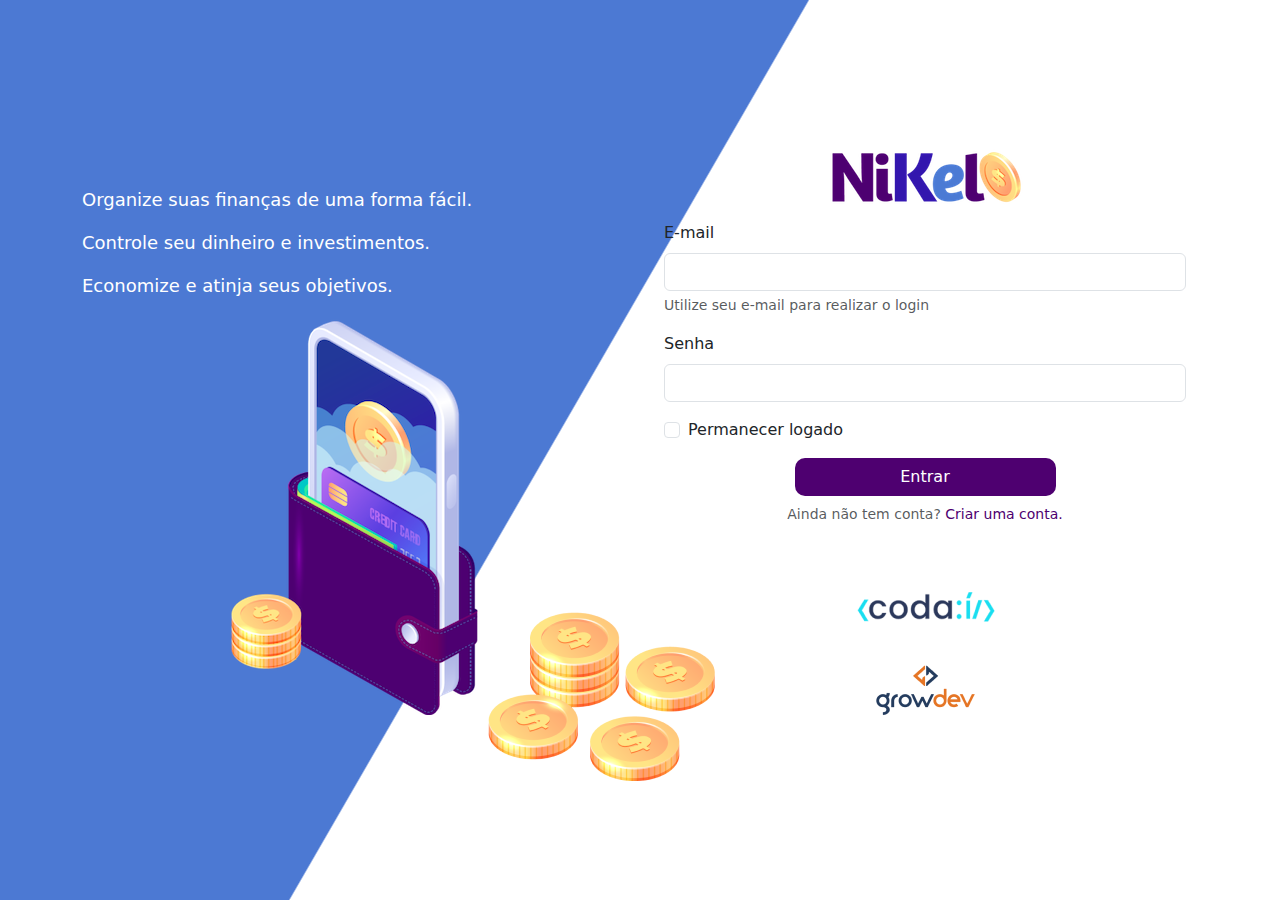
<file: index.html>
<!DOCTYPE html>
<html lang="pt">
<head>
    <meta charset="UTF-8">
    <meta http-equiv="X-UA-Compatible" content="IE=edge">
    <meta name="viewport" content="width=device-width, initial-scale=1.0">
    <title>Nikel</title>
    <link rel="stylesheet" href="https://cdn.jsdelivr.net/npm/bootstrap@5.2.0-beta1/dist/css/bootstrap.min.css">
    <link rel="stylesheet" href="https://cdn.jsdelivr.net/npm/bootstrap-icons@1.8.2/font/bootstrap-icons.css">
    <link href="https://cdn.jsdelivr.net/npm/bootstrap@5.2.0-beta1/dist/css/bootstrap.min.css" rel="stylesheet" integrity="sha384-0evHe/X+R7YkIZDRvuzKMRqM+OrBnVFBL6DOitfPri4tjfHxaWutUpFmBp4vmVor" crossorigin="anonymous">
    <link rel="stylesheet" href="./css/styles.css">
</head>
<body id="login">
    <main>
       
        <div class="container">
           
            <div class="row vh-100">
                
                <div class="col d-flex justify-content-center flex-column my-5">
                    <div class="text-login">
                        <p>Organize suas finanças de uma forma fácil.</p>
                        <p>Controle seu dinheiro e investimentos.</p>
                        <p>Economize e atinja seus objetivos.</p>
                    </div>
                    <div class="text-center">
                        <img src="./assets/images/pocket.png" alt="image pocket" class="img-fluid">
                        <img src="./assets/images/coins.png" alt="image coins" class="img-fluid d-none d-md-inline coins">
                    </div>
                </div>
                
                <div class="col d-flex justify-content-center flex-column my-5">
                    <div class="container">
                        <div class="row">
                            <div class="col">
                                <div class="text-center mb-3">
                                    <img src="./assets/images/nikel-logo.png" alt="logo nikel" class="img-fluid">
                                </div>
                            </div>
                        </div>

                        <div class="row">
                            <div class="col">
                                <form id="login-form">
                                    <div class="mb-3">
                                      <label for="email-input" class="form-label">E-mail</label>
                                      <input type="email" class="form-control" id="email-input" aria-describedby="emailHelp">
                                      <div id="emailHelp" class="form-text">Utilize seu e-mail para realizar o login</div>
                                    </div>
                                    <div class="mb-3">
                                      <label for="password-input" class="form-label">Senha</label>
                                      <input type="password" class="form-control" id="password-input">
                                    </div>
                                    <div class="mb-3 form-check">
                                      <input type="checkbox" class="form-check-input" id="session-check">
                                      <label class="form-check-label" for="session-check">Permanecer logado</label>
                                    </div>
                                    <button type="submit" class="btn button-login">Entrar</button>
                                  </form>
                            </div>
                        </div>

                        <div class="row">
                            <div class="col">
                                <p class="text-center mt-2 form-text">Ainda não tem conta? <span id="link-conta" class="link-default" data-bs-toggle="modal" data-bs-target="#register-modal">Criar uma conta.</span></p>
                            </div>
                        </div>

                        <div class="row">
                            <div class="col">
                                <div class="text-center mt-5">
                                    <img src="./assets/images/codai-logo.png" alt="" srcset="" class="img-fluid">
                                </div>
                            </div>
                        </div>

                        <div class="row">
                            <div class="col">
                                <div class="text-center">
                                    <img src="./assets/images/growdev-logo.png" alt="" srcset="" class="img-fluid">
                                </div>
                            </div>
                        </div>
                    </div>
                </div>
            </div>
        </div>
        
  <!-- Modal -->
  <div class="modal fade" id="register-modal" tabindex="-1" aria-labelledby="exampleModalLabel" aria-hidden="true">
    <div class="modal-dialog">
      <div class="modal-content">
        <div class="modal-header">
          <h5 class="modal-title" id="exampleModalLabel">Crie sua conta.</h5>
          <button type="button" class="btn-close" data-bs-dismiss="modal" aria-label="Close"></button>
        </div>
        <form id="create-form">
            <div class="modal-body">
                <div class="mb-3">
                  <label for="email-create-input" class="form-label">E-mail</label>
                  <input type="email" class="form-control" id="email-create-input" aria-describedby="emailHelp" required>
                  <div id="emailHelp" class="form-text">Utilize seu e-mail para crias sua conta.</div>
                </div>
                <div class="mb-3">
                  <label for="password-create-input" class="form-label">Senha</label>
                  <input type="password" class="form-control" id="password-create-input" required>
                  <div id="emailHelp" class="form-text">Utilize uma senha fácil de lembrar e anote para não esquecer.</div>
                </div>               
            </div>
            <div class="modal-footer">
                <button type="button" class="btn btn-secondary button-cancel" data-bs-dismiss="modal">Cancelar</button>
                <button type="submit" class="btn btn-primary button-default">Criar conta</button>
            </div>
        </form>
      </div>
    </div>
  </div>

 


</main>

<script src="https://cdn.jsdelivr.net/npm/bootstrap@5.2.0-beta1/dist/js/bootstrap.bundle.min.js" integrity="sha384-pprn3073KE6tl6bjs2QrFaJGz5/SUsLqktiwsUTF55Jfv3qYSDhgCecCxMW52nD2" crossorigin="anonymous"></script>
<script src="./js/index.js"></script>
</body>
</html>
</file>
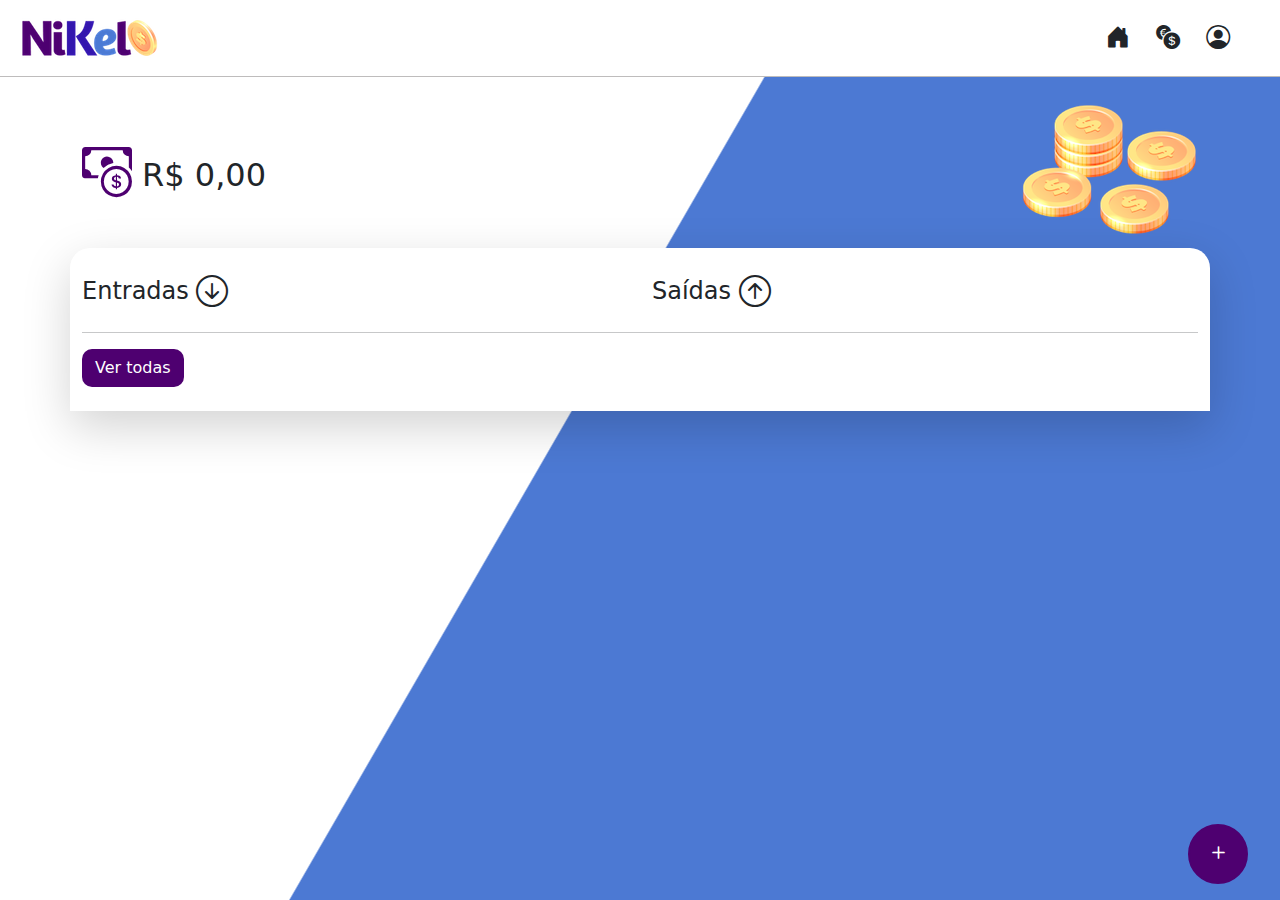
<file: home.html>
<!DOCTYPE html>
<html lang="pt">

<head>
  <meta charset="UTF-8">
  <meta http-equiv="X-UA-Compatible" content="IE=edge">
  <meta name="viewport" content="width=device-width, initial-scale=1.0">
  <title>Nikel - Home </title>
  <link rel="stylesheet" href="https://cdn.jsdelivr.net/npm/bootstrap@5.2.0-beta1/dist/css/bootstrap.min.css">
  <link rel="stylesheet" href="https://cdn.jsdelivr.net/npm/bootstrap-icons@1.8.2/font/bootstrap-icons.css">
  <link href="https://cdn.jsdelivr.net/npm/bootstrap@5.2.0-beta1/dist/css/bootstrap.min.css" rel="stylesheet"
    integrity="sha384-0evHe/X+R7YkIZDRvuzKMRqM+OrBnVFBL6DOitfPri4tjfHxaWutUpFmBp4vmVor" crossorigin="anonymous">
  <link rel="stylesheet" href="./css/styles.css">
</head>

<body id="app">

  <header>
    <nav class="navbar navbar-expand navbar-light bg-white">
      <div class="container-fluid">
        <a class="navbar-brand" href="#">
          <img src="./assets/images/nikel-small-logo.png" alt="" srcset="" class="img-fluid">
        </a>
        <button class="navbar-toggler" type="button" data-bs-toggle="collapse" data-bs-target="#navbarSupportedContent"
          aria-controls="navbarSupportedContent" aria-expanded="false" aria-label="Toggle navigation">
          <span class="navbar-toggler-icon"></span>
        </button>

        <div class="collapse navbar-collapse justify-content-end" id="navbarSupportedContent">
          <div class="d-flex menu">
            <a href=home.html><button class="btn" type="button"><i
                  class="bi bi-house-door-fill color-secondary fs-4"></i></button></a>
            <a href=transactions.html><button class="btn" type="button"><i
                  class="bi bi-currency-exchange color-secondary fs-4"></i></button></a>

            <div class="dropdown">
              <button class="btn" type="button" id="dropdownMenuButton1" data-bs-toggle="dropdown"
                aria-expanded="false">
                <i class="bi bi-person-circle fs-4"></i>
              </button>
              <ul class="dropdown-menu logout" aria-labelledby="dropdownMenuButton1">
                <li><button class="dropdown-item" id="button-logout">Sair</button></li>
              </ul>
            </div>


          </div>

        </div>
      </div>
    </nav>

  </header>

  <main>

    <div class="container-lg">

      <div class="row">
        <div class="col d-flex mt-4 justify-content-start align-items-center">
          <i class="bi bi-cash-coin color-primary icon-detail"></i>
          <span class="fs-2" id="total">R$ 0,00</span>
        </div>

        <div class="col d-flex mt-4 justify-content-end">
          <div class="text-center">
            <img src="./assets/images/coins-small.png" alt="" srcset="" class="img-fluid">
          </div>
        </div>
      </div>
      <div class="row">
        <div class="col-12 shadow-lg info">
          <div class="container">
            <div class="row">
              <div class="col-6">
                <span class="fs-4">Entradas <i class="bi bi-arrow-down-circle fs-2 align-middle"></i></span>
              </div>
              <div class="col-6">
                <span class="fs-4">Saídas <i class="bi bi-arrow-up-circle fs-2 align-middle"></i></span>
              </div>
              <div class="col-12">
                <hr>
              </div>
            </div>
            <div class="row">

              <div class="col-6">
                <div class="container p-0" id="cash-in-list">

                </div>
              </div>

              <div class="col-6">
                <div class="container p-0" id="cash-out-list">

                </div>
              </div>
              <div class="col-12 mb-4">
                <button type="button" class="btn button-default" id="transactions-button">Ver todas </button>
              </div>

            </div>
          </div>
        </div>
      </div>
      <button class="btn button-float" data-bs-toggle="modal" data-bs-target="#transaction-modal">
        <i class="bi bi-plus"></i>
      </button>
    </div>

    <!-- Modal -->
    <div class="modal fade" id="transaction-modal" tabindex="-1" aria-labelledby="exampleModalLabel" aria-hidden="true">
      <div class="modal-dialog">
        <div class="modal-content">
          <div class="modal-header">
            <h5 class="modal-title" id="exampleModalLabel">Adicionar Lançamento</h5>
            <button type="button" class="btn-close" data-bs-dismiss="modal" aria-label="Close"></button>
          </div>
          <form id="transaction-form">
            <div class="modal-body">
              <div class="mb-3">
                <label for="value-input" class="form-label">Valor</label>
                <input type="number" step="any" class="form-control" id="value-input" aria-describedby="emailHelp"
                  required>
              </div>
              <div class="mb-3">
                <label for="description-input" class="form-label">Descrição</label>
                <input type="text" class="form-control" id="description-input" required>
              </div>
              <div class="mb-3">
                <label for="date-input" class="form-label">Data</label>
                <input type="date" class="form-control" id="date-input" required>
              </div>
              <div class="mb-3">
                <div class="form-check form-check-inline">
                  <input class="form-check-input" type="radio" name="type-input" id="inlineRadioOptions" value="1"
                    checked>
                  <label class="form-check-label" for="inlineRadio1">Entrada</label>
                </div>
                <div class="form-check form-check-inline">
                  <input class="form-check-input" type="radio" name="type-input" id="inlineRadioOptions" value="2">
                  <label class="form-check-label" for="inlineRadio2">Saída</label>
                </div>
              </div>
            </div>
            <div class="modal-footer">
              <button type="button" class="btn btn-secondary button-cancel" data-bs-dismiss="modal">Cancelar</button>
              <button type="submit" class="btn btn-primary button-default">Adicionar</button>
            </div>
          </form>
        </div>
      </div>
    </div>
  </main>


  <script src="https://cdn.jsdelivr.net/npm/bootstrap@5.2.0-beta1/dist/js/bootstrap.bundle.min.js"
    integrity="sha384-pprn3073KE6tl6bjs2QrFaJGz5/SUsLqktiwsUTF55Jfv3qYSDhgCecCxMW52nD2"
    crossorigin="anonymous"></script>
  <script src="./js/home.js"></script>
</body>

</html>
</file>
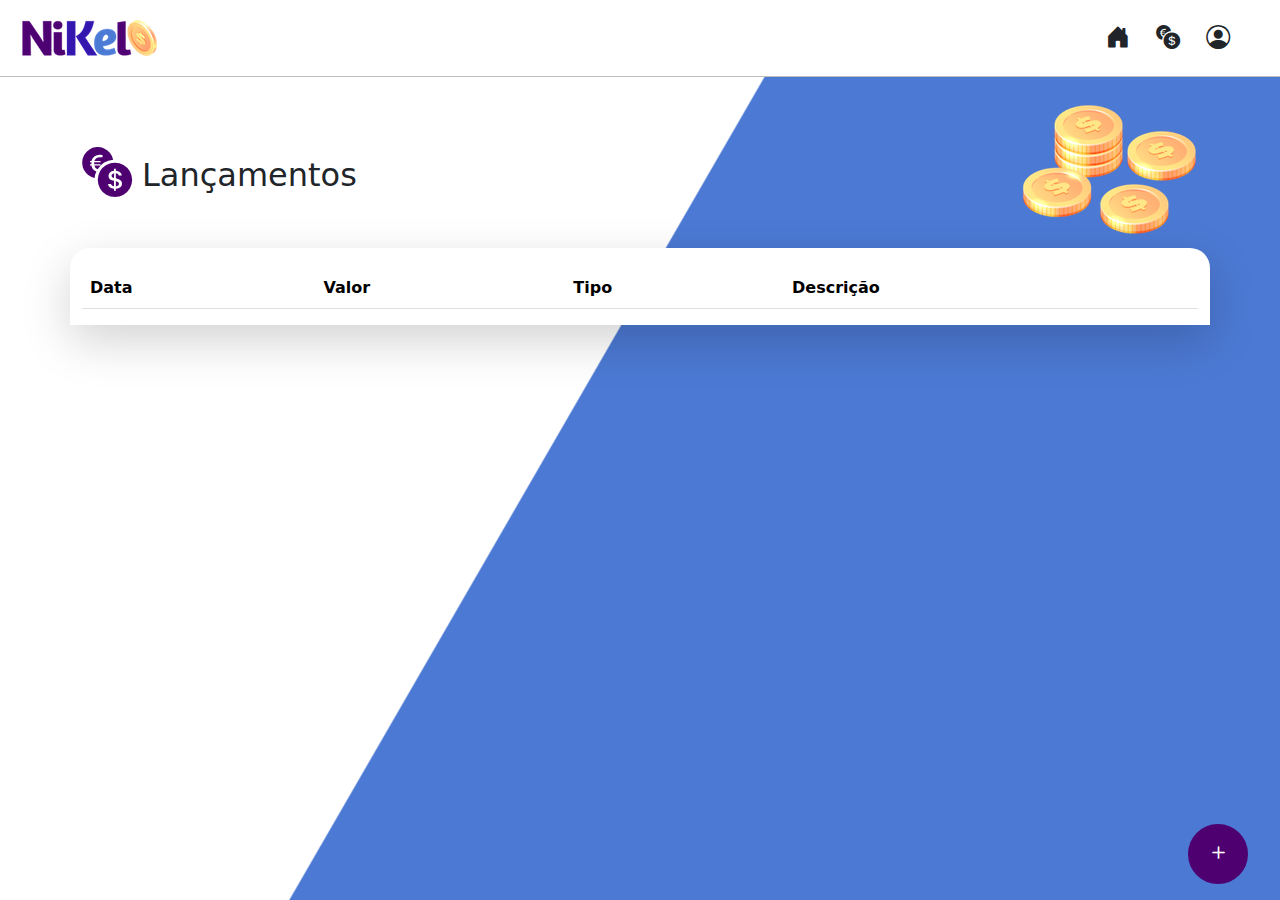
<file: transactions.html>
<!DOCTYPE html>
<html lang="pt">
<head>
    <meta charset="UTF-8">
    <meta http-equiv="X-UA-Compatible" content="IE=edge">
    <meta name="viewport" content="width=device-width, initial-scale=1.0">
    <title>Nikel - Lançamentos </title>
    <link rel="stylesheet" href="https://cdn.jsdelivr.net/npm/bootstrap@5.2.0-beta1/dist/css/bootstrap.min.css">
    <link rel="stylesheet" href="https://cdn.jsdelivr.net/npm/bootstrap-icons@1.8.2/font/bootstrap-icons.css">
    <link href="https://cdn.jsdelivr.net/npm/bootstrap@5.2.0-beta1/dist/css/bootstrap.min.css" rel="stylesheet" integrity="sha384-0evHe/X+R7YkIZDRvuzKMRqM+OrBnVFBL6DOitfPri4tjfHxaWutUpFmBp4vmVor" crossorigin="anonymous">
    <link rel="stylesheet" href="./css/styles.css">
</head>

<body id="app">
    
    <header>
        <nav class="navbar navbar-expand navbar-light bg-white">
            <div class="container-fluid">
              <a class="navbar-brand" href="#">
                  <img src="./assets/images/nikel-small-logo.png" alt="" srcset="" class="img-fluid">
              </a>
              <button class="navbar-toggler" type="button" data-bs-toggle="collapse" data-bs-target="#navbarSupportedContent" aria-controls="navbarSupportedContent" aria-expanded="false" aria-label="Toggle navigation">
                <span class="navbar-toggler-icon"></span>
              </button>
              
              <div class="collapse navbar-collapse justify-content-end" id="navbarSupportedContent">
                <div class="d-flex menu">
                   <a href=home.html><button class="btn" type="button"><i class="bi bi-house-door-fill fs-4"></i></button></a>
                   <a href=transactions.html><button class="btn" type="button"><i class="bi bi-currency-exchange color-secondary fs-4"></i></button></a>

                    <div class="dropdown">
                    <button class="btn" type="button" id="dropdownMenuButton1" data-bs-toggle="dropdown" aria-expanded="false">
                        <i class="bi bi-person-circle fs-4"></i>
                    </button>
                    <ul class="dropdown-menu logout" aria-labelledby="dropdownMenuButton1">
                      <li><button class="dropdown-item" id="button-logout">Sair</button></li>
                    </ul>
                    </div>

                 
                </div>
                
              </div>
            </div>
          </nav>

    </header>
    
    <main>
       
        <div class="container-lg">
           
            <div class="row">                
                <div class="col d-flex mt-4 justify-content-start align-items-center">
                    <i class="bi bi-currency-exchange color-primary icon-detail"></i>
                    <span class="fs-2">Lançamentos</span>
                </div>
                
                <div class="col d-flex mt-4 justify-content-end">
                    <div class="text-center">
                        <img src="./assets/images/coins-small.png" alt="" srcset="" class="img-fluid">
                    </div>
                </div>
            </div>
            <div class="row">
                <div class="col-12 shadow-lg info">
                    <div class="container">
                        <div class="row">
                            <div class="col">
                                <table class="table">
                                    <thead>
                                      <tr>
                                        <th scope="col">Data</th>
                                        <th scope="col">Valor</th>
                                        <th scope="col">Tipo</th>
                                        <th scope="col">Descrição</th>
                                      </tr>
                                    </thead>
                                    <tbody id="transactions-list">
                                      
                                    </tbody>
                                  </table>
                            </div>                                     
                        </div>
                        
                    </div>
                </div>
            </div>
            
            <button class="btn button-float" data-bs-toggle="modal" data-bs-target="#transaction-modal">
                <i class="bi bi-plus"></i>
            </button>   
        
        </div>

           <!-- Modal -->
  <div class="modal fade" id="transaction-modal" tabindex="-1" aria-labelledby="exampleModalLabel" aria-hidden="true">
    <div class="modal-dialog">
      <div class="modal-content">
        <div class="modal-header">
          <h5 class="modal-title" id="exampleModalLabel">Adicionar Lançamento</h5>
          <button type="button" class="btn-close" data-bs-dismiss="modal" aria-label="Close"></button>
        </div>
        <form id="transaction-form">
            <div class="modal-body">
                <div class="mb-3">
                  <label for="value-input" class="form-label">Valor</label>
                  <input type="number" step="any" class="form-control" id="value-input" aria-describedby="emailHelp" required>
                </div>
                <div class="mb-3">
                  <label for="description-input" class="form-label">Descrição</label>
                  <input type="text" class="form-control" id="description-input" required>
                </div> 
                <div class="mb-3">
                    <label for="date-input" class="form-label">Data</label>
                    <input type="date" class="form-control" id="date-input" required>
                  </div> 
                <div class="mb-3">
                    <div class="form-check form-check-inline">
                        <input class="form-check-input" type="radio" name="type-input" id="inlineRadioOptions" value="1" checked>
                        <label class="form-check-label" for="inlineRadio1">Entrada</label>
                      </div>
                      <div class="form-check form-check-inline">
                        <input class="form-check-input" type="radio" name="type-input" id="inlineRadioOptions" value="2">
                        <label class="form-check-label" for="inlineRadio2">Saída</label>
                      </div>                      
                </div>              
            </div>
            <div class="modal-footer">
                <button type="button" class="btn btn-secondary button-cancel" data-bs-dismiss="modal">Cancelar</button>
                <button type="submit" class="btn btn-primary button-default">Adicionar</button>
            </div>
        </form>
      </div>
    </div>
  </div>
    </main>

    
<script src="https://cdn.jsdelivr.net/npm/bootstrap@5.2.0-beta1/dist/js/bootstrap.bundle.min.js" integrity="sha384-pprn3073KE6tl6bjs2QrFaJGz5/SUsLqktiwsUTF55Jfv3qYSDhgCecCxMW52nD2" crossorigin="anonymous"></script>
  <script src="./js/transactions.js"></script>
</body>
</html>
</file>
<file: css/styles.css>
#login {
    background: linear-gradient(120deg, #4c79d3 44.9%, #ffffff 45%) no-repeat fixed;

}

#app {
    background: linear-gradient(120deg, #ffffff 44.9%, #4c79d3 45%) no-repeat fixed;

}

header {
    border-bottom: 1px solid #bebcbc;
    padding: 5px;
    background-color: #ffffff;
}


.link-default {
    color: #4e0070;
    cursor: pointer;
}

.link-default:hover {
    color: #4c79d3;
}

.color-primary {
    color: #4e0070;
}

.color-secondary:hover {
    color: #4c79d3;
}

.icon-detail {
    font-size: 50px;
    margin-right: 10px;
    vertical-align: middle;
}

.text-login {
    color: #ffffff;
    font-size: 18px;
    font-weight: 500;

}


.button-login {
    border-radius: 10px;
    background-color: #4e0070;
    color: #ffffff;
    width: 50%;
    margin: 0 25%;
}

.button-login:hover, .button-default:hover {
    background-color: #4c79d3;
    color: #ffffff;
}

.button-default {
    border-radius: 10px;
    background-color: #4e0070;
    color: #ffffff;
}

.button-cancel {
    border-radius: 10px;
}

.coins {
    position: absolute;
    bottom: 100px;
}

.button-float {
    border-radius: 100%;
    height: 60px;
    width: 60px;
    position: fixed;
    background-color: #4e0070;
    color: #ffffff;
    bottom: 1rem;
    right: 2rem;
    font-size: 25px;
    padding: 0 !important;
    border: 2px solid #4e0070;
}

.button-float:hover {
    border-radius: 100%;
    height: 60px;
    width: 60px;
    position: fixed;
    background-color: #ffffff;
    color: #4c79d3;
    bottom: 1rem;
    right: 2rem;
    font-size: 25px;
    padding: 0 !important;
    border: 2px solid #4c79d3 ;
}


.info {
    background-color: #ffffff;
    border-radius: 20px 20px 0px 0px;
    padding: 20px 0px 0px 0px;
}

.logout {
    min-width: 5rem !important
}

.menu {
    margin-right: 20px;
}
</file>
